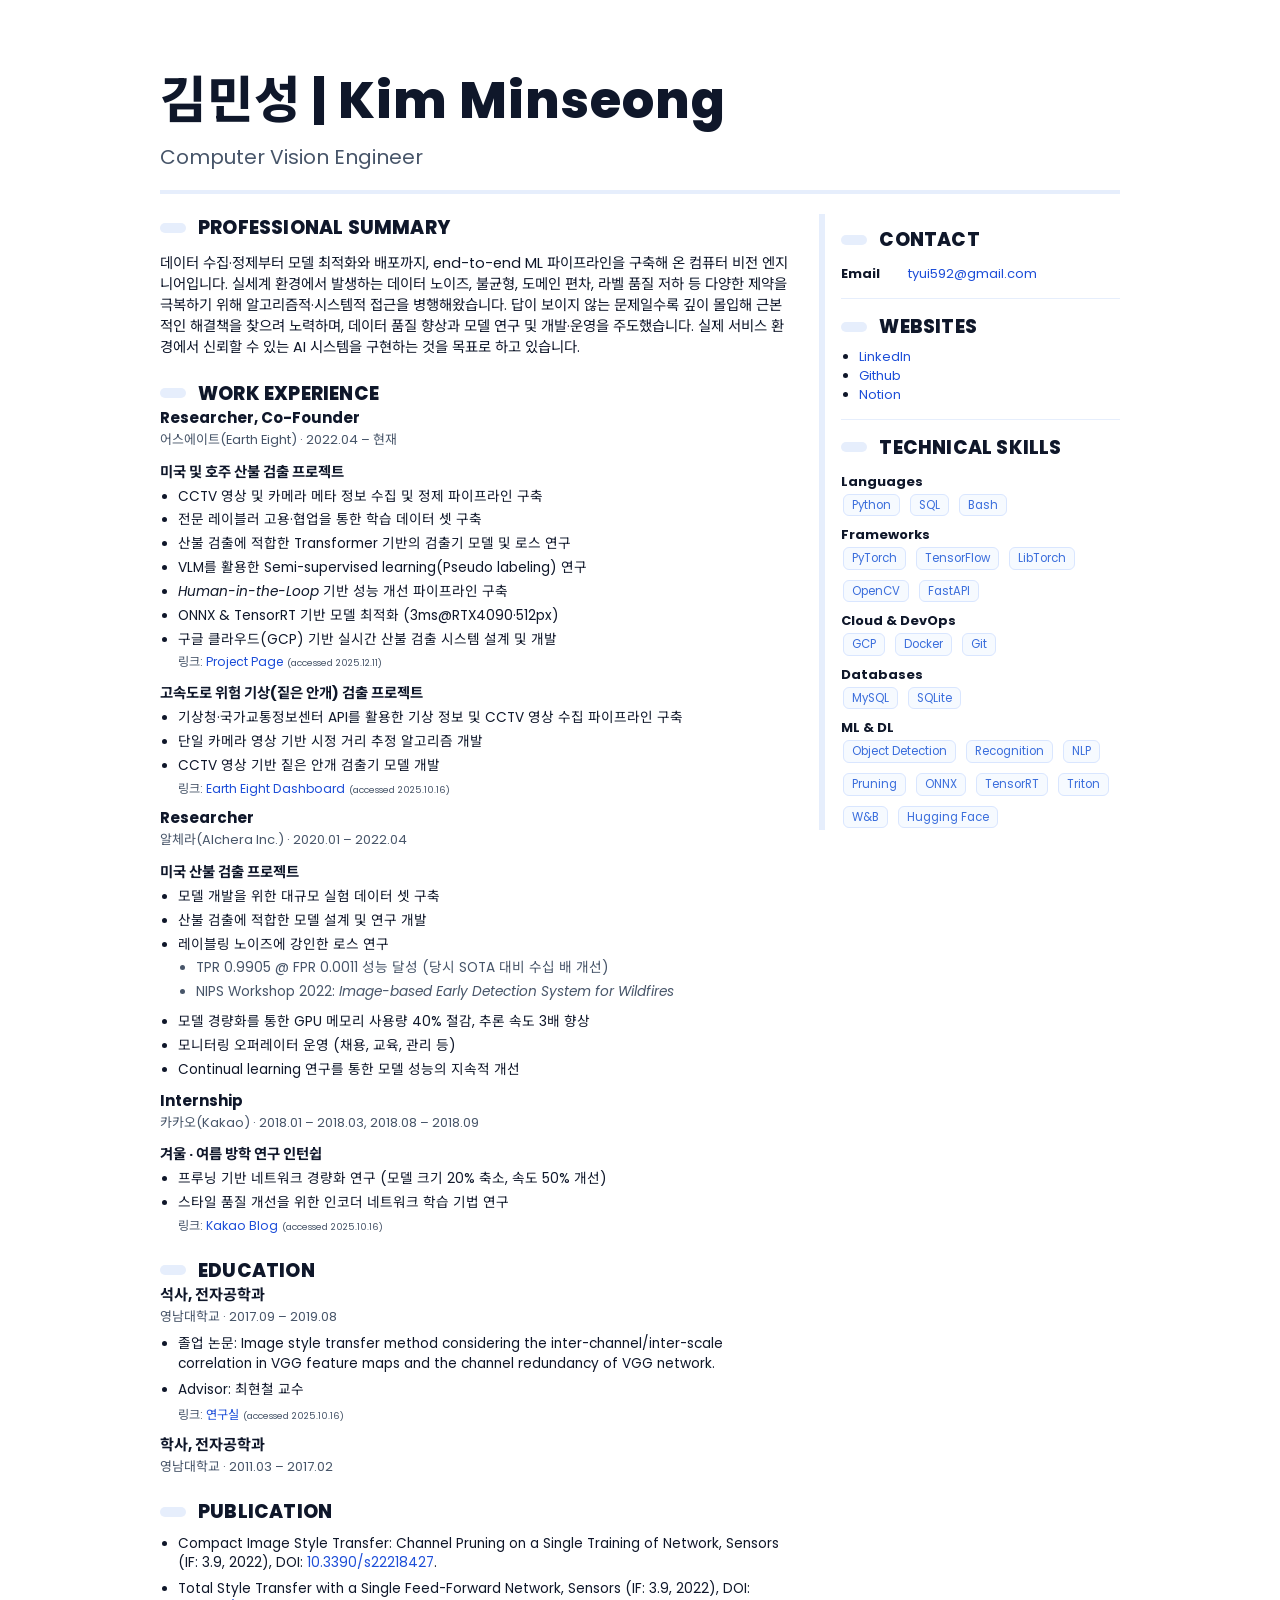
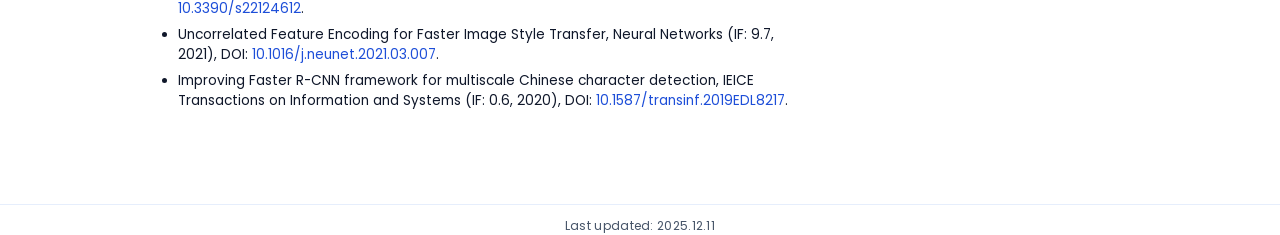
<file: resume.html>
<!doctype html>
<html lang="ko">
<head>
  <meta charset="utf-8" />
  <meta name="viewport" content="width=device-width,initial-scale=1" />
  <title>Resume | Minseong Kim</title>

  <!-- ✅ Google Fonts: 영문(Poppins) + 한글(Noto Sans KR) -->
  <link rel="preconnect" href="https://fonts.googleapis.com">
  <link href="https://fonts.googleapis.com/css2?family=Poppins:wght@300;400;600;700&family=Noto+Sans+KR:wght@300;400;500;700&display=swap" rel="stylesheet">

  <!-- ✅ 외부 CSS 연결 -->
  <link rel="stylesheet" href="style.css">
</head>
<body>
  <div class="page">
    <!-- ===============================
         HEADER: 이름 / 직무 / 상단 구분선
         =============================== -->
    <header>
      <div>
        <div class="name">김민성 | Kim Minseong</div>
        <div class="role">Computer Vision Engineer</div>
      </div>
    </header>

    <!-- ===============================
         메인 레이아웃 (2단 구조)
         왼쪽: main, 오른쪽: aside
         =============================== -->
    <div class="grid">
      <!-- LEFT COLUMN: 메인 콘텐츠 -->
      <main>
        <!-- -------- Summary -------- -->
        <section>
          <div class="sec-title"><span>PROFESSIONAL SUMMARY</span></div>
          <div class="block">
            데이터 수집·정제부터 모델 최적화와 배포까지, end-to-end ML 파이프라인을 구축해 온 컴퓨터 비전 엔지니어입니다.
            실세계 환경에서 발생하는 데이터 노이즈, 불균형, 도메인 편차, 라벨 품질 저하 등 다양한 제약을 극복하기 위해 알고리즘적·시스템적 접근을 병행해왔습니다.
            답이 보이지 않는 문제일수록 깊이 몰입해 근본적인 해결책을 찾으려 노력하며, 데이터 품질 향상과 모델 연구 및 개발·운영을 주도했습니다.
            실제 서비스 환경에서 신뢰할 수 있는 AI 시스템을 구현하는 것을 목표로 하고 있습니다.
          </div>
        </section>

        <!-- -------- Work EXPERIENCE -------- -->
        <section>
          <div class="sec-title"><span>WORK EXPERIENCE</span></div>

          <!-- 어스에이트 -->
          <div class="item">
            <div class="job-title">Researcher, Co-Founder</div>
            <div class="company-dates">
              어스에이트(Earth Eight) · 2022.04 – 현재
            </div>

            <!-- 프로젝트 단위로 구분 -->
            <div class="project">
              <div class="project-title">미국 및 호주 산불 검출 프로젝트</div>
              <ul class="bullets">
                <li>CCTV 영상 및 카메라 메타 정보 수집 및 정제 파이프라인 구축</li>
                <li>전문 레이블러 고용·협업을 통한 학습 데이터 셋 구축</li>
                <li>산불 검출에 적합한 Transformer 기반의 검출기 모델 및 로스 연구</li>
                <li>VLM를 활용한 Semi-supervised learning(Pseudo labeling) 연구</li>
                <li><em>Human-in-the-Loop</em> 기반 성능 개선 파이프라인 구축</li>
                <li>ONNX & TensorRT 기반 모델 최적화 (3ms@RTX4090·512px)</li>
                <li>구글 클라우드(GCP) 기반 실시간 산불 검출 시스템 설계 및 개발</li>
                <div class="small">링크: <a href="https://tyui592.github.io/projects/wildfire" target="_blank">Project Page</a><span class="access-date">(accessed 2025.12.11)</span></div>
              </ul>
            </div>
            <!-- 프로젝트 단위로 구분 -->
            <div class="project">
              <div class="project-title">고속도로 위험 기상(짙은 안개) 검출 프로젝트</div>
              <ul class="bullets">
                <li>기상청·국가교통정보센터 API를 활용한 기상 정보 및 CCTV 영상 수집 파이프라인 구축</li>
                <li>단일 카메라 영상 기반 시정 거리 추정 알고리즘 개발</li>
                <li>CCTV 영상 기반 짙은 안개 검출기 모델 개발</li>
                <div class="small">링크: <a href="https://www.eartheight.com/service/EE_Dashboard_demo.html" target="_blank">Earth Eight Dashboard</a><span class="access-date">(accessed 2025.10.16)</span></div>
              </ul>
            </div>
          </div>

          <!-- 알체라 -->
          <div class="item">
            <div class="job-title">Researcher</div>
            <div class="company-dates">알체라(Alchera Inc.) · 2020.01 – 2022.04</div>
            <div class="project">
              <div class="project-title">미국 산불 검출 프로젝트</div>
              <ul class="bullets">
                <li>모델 개발을 위한 대규모 실험 데이터 셋 구축</li>
                <li>산불 검출에 적합한 모델 설계 및 연구 개발</li>
                <li>레이블링 노이즈에 강인한 로스 연구</li>
                <ul class="sub-bullets">
                  <li>TPR 0.9905 @ FPR 0.0011 성능 달성 (당시 SOTA 대비 수십 배 개선)</li>
                  <li>NIPS Workshop 2022: <em>Image-based Early Detection System for Wildfires</em></li>
                </ul>
                <li>모델 경량화를 통한 GPU 메모리 사용량 40% 절감, 추론 속도 3배 향상</li>
                <li>모니터링 오퍼레이터 운영 (채용, 교육, 관리 등)</li>
                <li>Continual learning 연구를 통한 모델 성능의 지속적 개선</li>
              </ul>
            </div>
          </div>

          <!-- 카카오 인턴 -->
          <div class="item">
            <div class="job-title">Internship</div>
            <div class="company-dates">카카오(Kakao) · 2018.01 – 2018.03, 2018.08 – 2018.09</div>
            <div class="project">
            <div class="project-title">겨울 · 여름 방학 연구 인턴쉽</div>
              <ul class="bullets">
                <li>프루닝 기반 네트워크 경량화 연구 (모델 크기 20% 축소, 속도 50% 개선)</li>
                <li>스타일 품질 개선을 위한 인코더 네트워크 학습 기법 연구</li>
                <div class="small">링크: <a href="https://kakaoenterprise.github.io/papers/uncorrelated-feature-encoding-for-faster-image-style-transfer" target="_blank">Kakao Blog</a><span class="access-date">(accessed 2025.10.16)</span></div>
              </ul>
            </div>
          </div>
        </section>

        <!-- -------- Education -------- -->
        <section>
          <div class="sec-title"><span>EDUCATION</span></div>
          <div class="item">
            <div class="job-title">석사, 전자공학과</div>
            <div class="company-dates">영남대학교 · 2017.09 – 2019.08</div>
            <ul class="bullets">
              <li>졸업 논문: Image style transfer method considering the inter-channel/inter-scale correlation in VGG feature maps and the channel redundancy of VGG network.</li>
              <li>Advisor: 최현철 교수</li>
              <div class="small">링크: <a href="https://pogary.yu.ac.kr/members.html" target="_blank">연구실</a><span class="access-date">(accessed 2025.10.16)</span></div>
            </ul>
          </div>
          <div class="item">
            <div class="job-title">학사, 전자공학과</div>
            <div class="company-dates">영남대학교 · 2011.03 – 2017.02</div>
          </div>
        </section>

        <!-- -------- Publication -------- -->
        <section>
          <div class="sec-title"><span>PUBLICATION</span></div>
          <ul class="bullets">
            <li>Compact Image Style Transfer: Channel Pruning on a Single Training of Network, Sensors (IF: 3.9, 2022), DOI:
              <a href="https://doi.org/10.3390/s22218427" target="_blank"> 10.3390/s22218427</a>.
            </li>

            <li>Total Style Transfer with a Single Feed-Forward Network, Sensors (IF: 3.9, 2022), DOI:
              <a href="https://doi.org/10.3390/s22124612" target="_blank"> 10.3390/s22124612</a>.
            </li>

            <li>Uncorrelated Feature Encoding for Faster Image Style Transfer, Neural Networks (IF: 9.7, 2021), DOI:
              <a href="https://doi.org/10.1016/j.neunet.2021.03.007" target="_blank"> 10.1016/j.neunet.2021.03.007</a>.
            </li>

            <li>Improving Faster R-CNN framework for multiscale Chinese character detection, IEICE Transactions on Information and Systems (IF: 0.6, 2020), DOI:
              <a href="https://doi.org/10.1587/transinf.2019EDL8217" target="_blank"> 10.1587/transinf.2019EDL8217</a>.
            </li>
          </ul>
        </section>
      </main>

      <!-- RIGHT COLUMN: 사이드바 -->
      <aside>
        <section class="card">
          <div class="sec-title"><span>CONTACT</span></div>
          <div class="block">
            <div class="kv"><b>Email</b> <a href="mailto:tyui592@gmail.com">tyui592@gmail.com</a></div>
          </div>
          <div class="soft"></div>

          <div class="sec-title"><span>WEBSITES</span></div>
          <ul class="list-dot">
            <li><a href="https://linkedin.com/in/tyui592" target="_blank">LinkedIn</a></li>
            <li><a href="https://github.com/tyui592" target="_blank">Github</a></li>
            <li><a href="https://minssi.notion.site/158c08e0c94d807689d0e776eac453d6" target="_blank">Notion</a></li>
          </ul>
          <div class="soft"></div>

          <div class="sec-title"><span>TECHNICAL SKILLS</span></div>
          <div class="block">
            <div><b>Languages</b></div>
            <div class="skill-cols">
              <span class="tag">Python</span>
              <span class="tag">SQL</span>
              <span class="tag">Bash</span>
            </div>

            <div style="height:8px"></div>
            <div><b>Frameworks</b></div>
            <div class="skill-cols">
              <span class="tag">PyTorch</span>
              <span class="tag">TensorFlow</span>
              <span class="tag">LibTorch</span>
              <span class="tag">OpenCV</span>
              <span class="tag">FastAPI</span>
            </div>

            <div style="height:8px"></div>
            <div><b>Cloud & DevOps</b></div>
            <div class="skill-cols">
              <span class="tag">GCP</span>
              <span class="tag">Docker</span>
              <span class="tag">Git</span>
            </div>

            <div style="height:8px"></div>
            <div><b>Databases</b></div>
            <div class="skill-cols">
              <span class="tag">MySQL</span>
              <span class="tag">SQLite</span>
            </div>

            <div style="height:8px"></div>
            <div><b>ML & DL</b></div>
            <div class="skill-cols">
              <span class="tag">Object Detection</span>
              <span class="tag">Recognition</span>
              <span class="tag">NLP</span>
              <span class="tag">Pruning</span>
              <span class="tag">ONNX</span>
              <span class="tag">TensorRT</span>
              <span class="tag">Triton</span>
              <span class="tag">W&B</span>
              <span class="tag">Hugging Face</span>
            </div>

          </div>
        </section>
      </aside>
    </div>
  </div>
</body>

<footer class="footer">
  <div class="update-date">
    Last updated: 2025.12.11
  </div>
</footer>
</html>
</file>
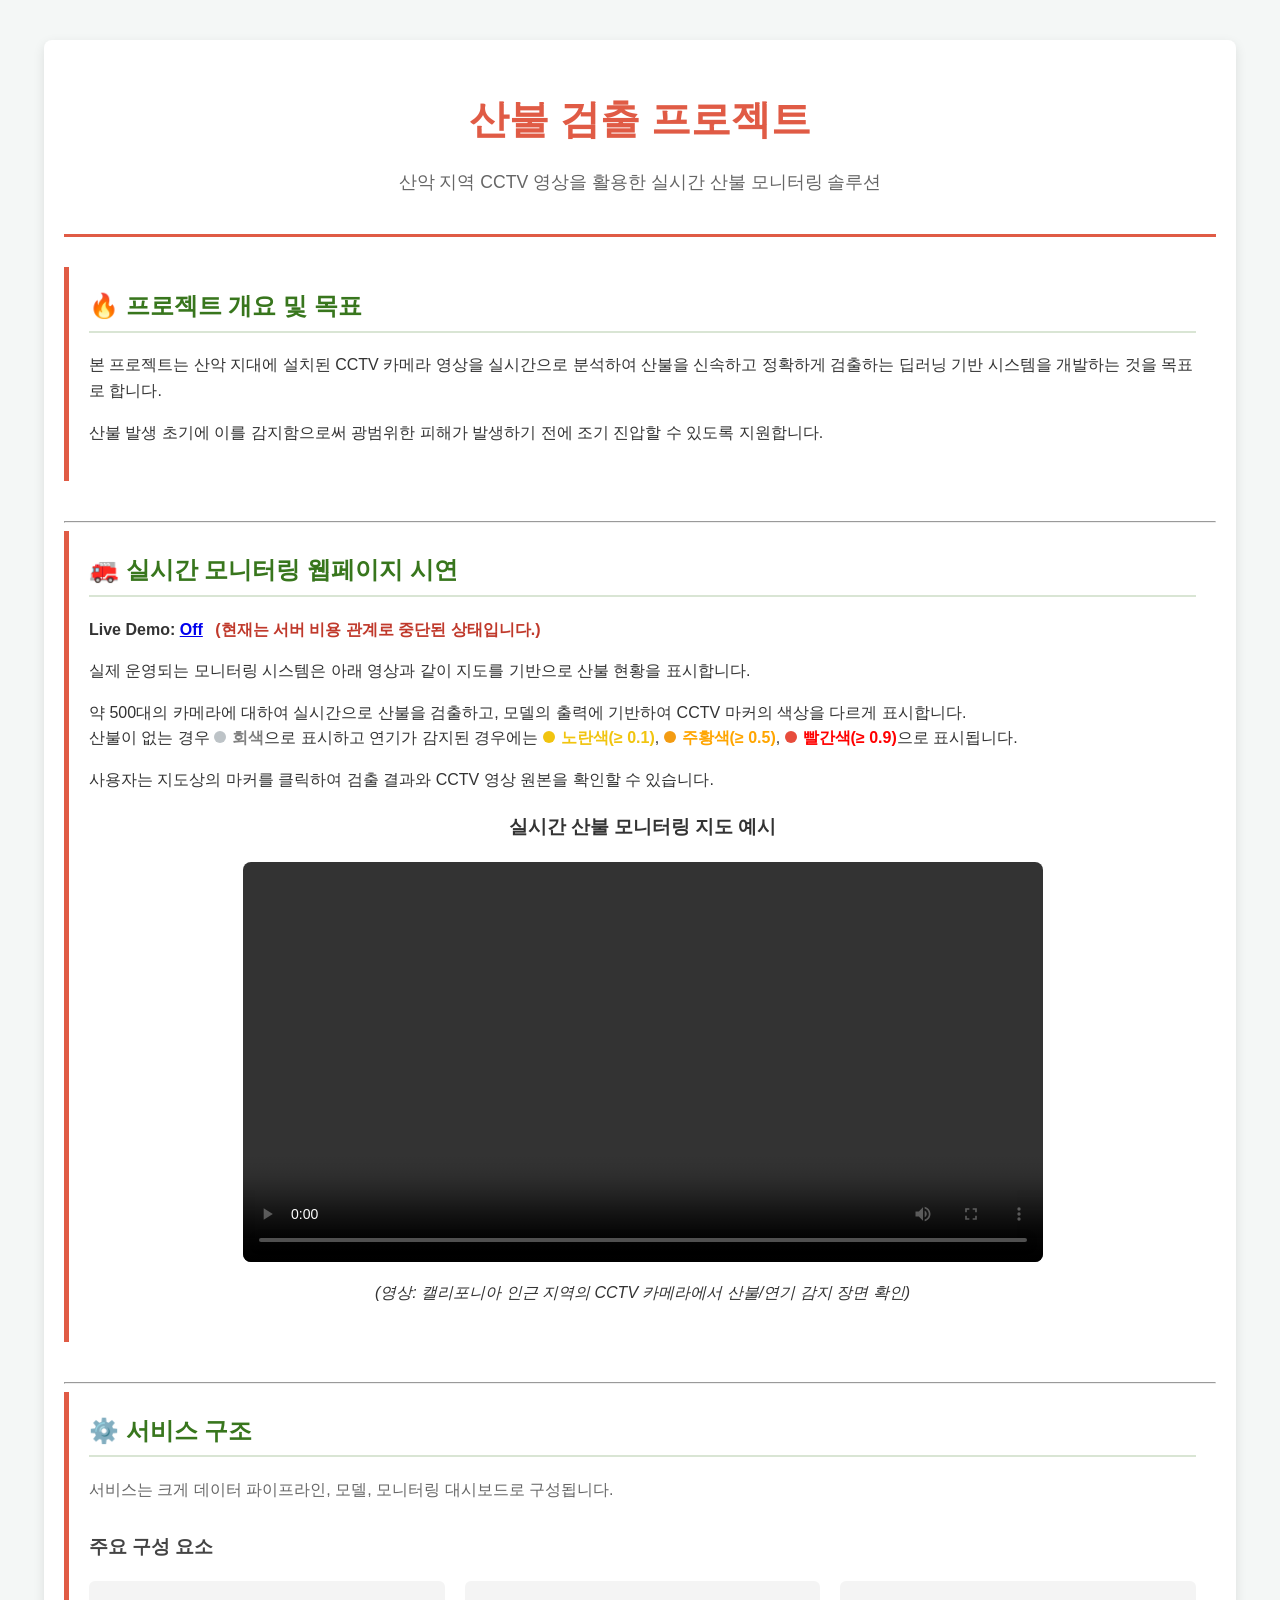
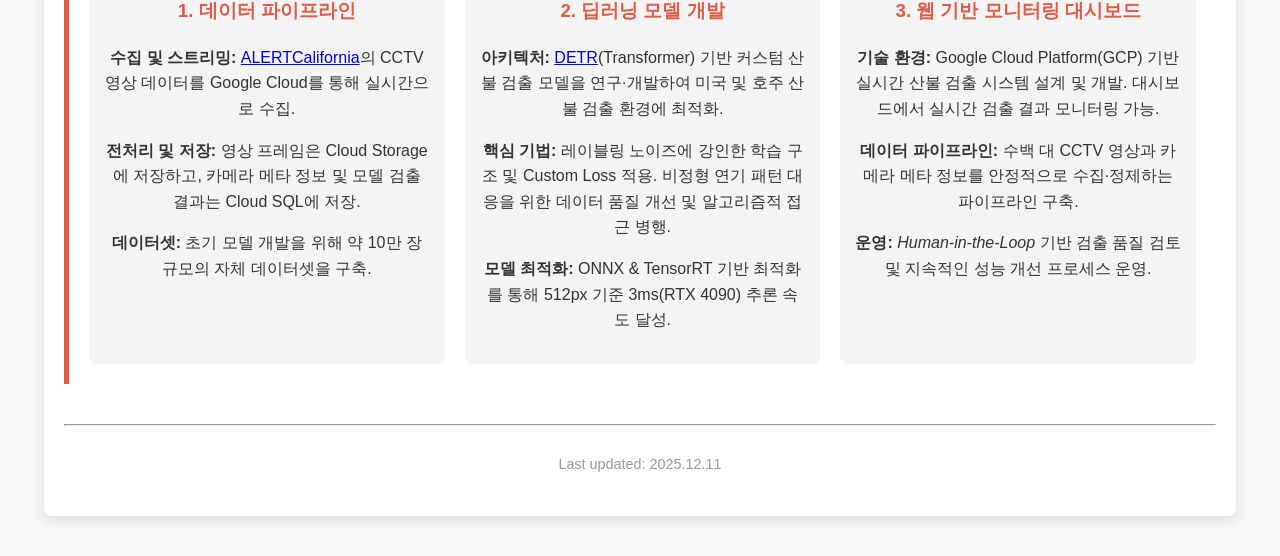
<file: projects/wildfire.html>
<!DOCTYPE html>
<html lang="ko">
<head>
    <meta charset="UTF-8">
    <meta name="viewport" content="width=device-width, initial-scale=1.0">
    <title>Wildfire Detection</title>
    <style>
        body {
            font-family: 'Malgun Gothic', 'Apple SD Gothic Neo', sans-serif;
            line-height: 1.6;
            margin: 0;
            padding: 0;
            background-color: #f4f7f6;
            color: #333;
        }
        .container {
            width: 90%;
            max-width: 1200px;
            margin: 40px auto;
            padding: 20px;
            background-color: #fff;
            box-shadow: 0 4px 12px rgba(0, 0, 0, 0.1);
            border-radius: 8px;
        }
        header {
            text-align: center;
            padding-bottom: 20px;
            border-bottom: 3px solid #e05b45;
            margin-bottom: 30px;
        }
        header h1 {
            color: #e05b45;
            font-size: 2.5em;
            margin-bottom: 10px;
        }
        header p {
            color: #666;
            font-size: 1.1em;
        }
        section {
            margin-bottom: 40px;
            padding: 20px;
            background-color: #fff;
            border-left: 5px solid #e05b45;
            border-radius: 0 5px 5px 0;
        }
        h2 {
            color: #38761d;
            border-bottom: 2px solid #38761d30;
            padding-bottom: 5px;
            margin-top: 0;
        }
        .model-table-container {
            overflow-x: auto;
        }
        .model-table {
            width: 100%;
            border-collapse: collapse;
            margin-top: 15px;
            font-size: 0.9em;
        }
        .model-table th, .model-table td {
            border: 1px solid #ddd;
            padding: 10px 8px;
            text-align: center;
        }
        .model-table th {
            background-color: #38761d;
            color: white;
            font-weight: bold;
        }
        .model-table tr:nth-child(even) {
            background-color: #f9f9f9;
        }
        .highlight {
            background-color: #fff2cc;
            font-weight: bold;
        }
        .project-details {
            display: flex;
            gap: 20px;
            flex-wrap: wrap;
            justify-content: space-around;
        }
        .detail-box {
            flex: 1;
            min-width: 280px;
            padding: 15px;
            background-color: #f4f4f4;
            border-radius: 6px;
            text-align: center;
        }
        .detail-box h3 {
            color: #e05b45;
            margin-top: 0;
        }
        .video-demo {
            text-align: center;
            margin-top: 20px;
        }
        .video-placeholder {
            width: 100%;
            max-width: 800px;
            height: 450px; /* 16:9 ratio for video */
            background-color: #333;
            color: white;
            display: flex;
            align-items: center;
            justify-content: center;
            margin: 0 auto;
            border-radius: 8px;
            font-size: 1.2em;
        }
        .dot {
            display: inline-block;
            width: 12px;
            height: 12px;
            border-radius: 50%;
            margin-right: 6px;
        }
        .high { background-color: #e74c3c; }   /* 빨강 */
        .mid { background-color: #f39c12; }    /* 주황 */
        .low { background-color: #f1c40f; }    /* 노랑 */
        .very-low { background-color: #bdc3c7; } /* 회색 */     

        /* 추가 섹션 스타일 */
        .single-detail-box {
            width: 100%;
            margin-top: 20px;
        }

        /* 기술 스택 스타일 */
        .tech-stack {
            display: flex;
            flex-wrap: wrap;
            gap: 15px;
            padding: 15px 0;
            border-top: 1px solid #eee;
            border-bottom: 1px solid #eee;
            margin-bottom: 30px;
        }
        .tech-item {
            background-color: #f7f7f7;
            color: #444;
            padding: 8px 12px;
            border-radius: 4px;
            font-size: 14px;
            font-weight: bold;
            border: 1px solid #ddd;
        }
        .tech-item i {
            margin-right: 5px;
            color: #e05b45;
        }
    </style>
</head>
<body>
    <div class="container">
        <header>
            <h1>산불 검출 프로젝트</h1>
            <p>산악 지역 CCTV 영상을 활용한 실시간 산불 모니터링 솔루션</p>
        </header>

        <section>
            <h2>🔥 프로젝트 개요 및 목표</h2>
            <p>본 프로젝트는 산악 지대에 설치된 CCTV 카메라 영상을 실시간으로 분석하여 산불을 신속하고 정확하게 검출하는 딥러닝 기반 시스템을 개발하는 것을 목표로 합니다.</p>
            <p>산불 발생 초기에 이를 감지함으로써 광범위한 피해가 발생하기 전에 조기 진압할 수 있도록 지원합니다.</p>
        </section>
        
        <hr>
        <section>
            <h2>🚒 실시간 모니터링 웹페이지 시연</h2>
            <p>
                <strong>Live Demo:</strong>
                <a href="https://literate-midge-yearly.ngrok-free.app/" target="_blank" rel="noopener"><strong>Off</strong></a>
                <span style="color: #c0392b; font-weight: 600; margin-left: 8px;">
                    (현재는 서버 비용 관계로 중단된 상태입니다.)
                </span>
                <!-- <span style="color: #475569; font-size: small;">
                    (accessed 2025.12.11)
                </span> -->
            </p>
            <p>실제 운영되는 모니터링 시스템은 아래 영상과 같이 지도를 기반으로 산불 현황을 표시합니다.</p>
            <p>약 500대의 카메라에 대하여 실시간으로 산불을 검출하고, 모델의 출력에 기반하여 CCTV 마커의 색상을 다르게 표시합니다.<br>산불이 없는 경우 <span class="dot very-low"></span><span style="color: gray; font-weight:bold;">회색</span>으로 표시하고 연기가 감지된 경우에는 <span class="dot low"></span><span style="color: #f1c40f; font-weight:bold;">노란색(&ge; 0.1)</span>, <span class="dot mid"></span><span style="color: orange; font-weight:bold;">주황색(&ge; 0.5)</span>, <span class="dot high"></span><span style="color: red; font-weight:bold;">빨간색(&ge; 0.9)</span>으로 표시됩니다.</p>
            <p>사용자는 지도상의 마커를 클릭하여 검출 결과와 CCTV 영상 원본을 확인할 수 있습니다.</p>
            
            
            <div class="video-demo">
                <h3>실시간 산불 모니터링 지도 예시</h3>
                <div class="video-demo">
                    <video controls width="80%" preload="auto" style="max-width:800px; border-radius:8px;">
                        <source src="https://github.com/tyui592/tyui592.github.io/releases/download/v0.0/wildfire_demo_video.mp4" type="video/mp4">
                    </video>
                </div>
                <p style="margin-top: 10px; font-style: italic;">(영상: 캘리포니아 인근 지역의 CCTV 카메라에서 산불/연기 감지 장면 확인)</p>
            </div>
        </section>
        
        <hr>
        <section>
            <h2>⚙️ 서비스 구조</h2>
            <p style="margin-bottom: 25px; color: #666;">서비스는 크게 데이터 파이프라인, 모델, 모니터링 대시보드로 구성됩니다.</p>

            <h3 style="color: #444; margin-top: 30px;">주요 구성 요소</h3>
            <div class="project-details">
                <div class="detail-box">
                    <h3>1. 데이터 파이프라인</h3>
                    <p><strong>수집 및 스트리밍:</strong> <a href="https://alertcalifornia.org/" target="_blank" rel="noopener">ALERTCalifornia</a>의 CCTV 영상 데이터를 Google Cloud를 통해 실시간으로 수집.</p>
                    <p><strong>전처리 및 저장:</strong> 영상 프레임은 Cloud Storage에 저장하고, 카메라 메타 정보 및 모델 검출 결과는 Cloud SQL에 저장.</p>
                    <p><strong>데이터셋:</strong> 초기 모델 개발을 위해 약 10만 장 규모의 자체 데이터셋을 구축.</p>
                </div>
                <div class="detail-box">
                    <h3>2. 딥러닝 모델 개발</h3>
                    <p><strong>아키텍처:</strong> <a href="https://github.com/tyui592/DETR" target="_blank" rel="noopener">DETR</a>(Transformer) 기반 커스텀 산불 검출 모델을 연구·개발하여 미국 및 호주 산불 검출 환경에 최적화.</p>
                    <p><strong>핵심 기법:</strong> 레이블링 노이즈에 강인한 학습 구조 및 Custom Loss 적용. 비정형 연기 패턴 대응을 위한 데이터 품질 개선 및 알고리즘적 접근 병행.</p>
                    <p><strong>모델 최적화:</strong> ONNX & TensorRT 기반 최적화를 통해 512px 기준 3ms(RTX 4090) 추론 속도 달성.</p>
                </div>
                <div class="detail-box">
                    <h3>3. 웹 기반 모니터링 대시보드</h3>
                    <p><strong>기술 환경:</strong> Google Cloud Platform(GCP) 기반 실시간 산불 검출 시스템 설계 및 개발. 대시보드에서 실시간 검출 결과 모니터링 가능.</p>
                    <p><strong>데이터 파이프라인:</strong> 수백 대 CCTV 영상과 카메라 메타 정보를 안정적으로 수집·정제하는 파이프라인 구축.</p>
                    <p><strong>운영:</strong> <em>Human-in-the-Loop</em> 기반 검출 품질 검토 및 지속적인 성능 개선 프로세스 운영.</p>
                </div>                
            </div>
        </section>
        <hr>
        
        <footer style="text-align: center; padding: 5px; color: #999; font-size: 0.9em;">
            <p>Last updated: 2025.12.11</p>
        </footer>
    </div>
</body>
</html>
</file>
<file: style.css>
/* =======================================
   Resume CSS Stylesheet
   Author: Minseong Kim
   Description: Layout, Typography, Color System
   ======================================= */

/* ---------- 전역 색상 변수 ---------- */
:root {
  --ink: #0f172a;     /* 본문 글자 색 */
  --muted: #475569;   /* 보조 글자 색 */
  --brand: #5ba7ff;   /* 포인트 컬러 */
  --bar: #e6eefc;     /* 구분선 / 섹션 바 */
  --paper: #ffffff;   /* 배경색 */
}

/* ---------- 전역 폰트 및 비율 ---------- */
html {
  font-size: 90%; /* 기본 16px → 약 14.4px */
}
body {
  font-family: "Poppins", "Noto Sans KR", system-ui, -apple-system, Segoe UI, Roboto, Arial,
    "Apple SD Gothic Neo", "맑은 고딕", sans-serif;
  background: var(--paper);
  color: var(--ink);
  line-height: 1.45;
  margin: 0;
}

/* ---------- 페이지 전체 래퍼 ---------- */
.page {
  max-width: 960px;
  margin: 32px auto;
  padding: 32px;
  background: #fff;
}

/* 인쇄(PDF) 모드용 설정 */
@media print {
  @page { size: A4; margin: 12mm; }
  .page { max-width: none; margin: 0; padding: 0; }
  html { font-size: 85%; } /* PDF 인쇄 시 살짝 축소 */
}

/* ---------- 헤더 (이름, 직무) ---------- */
header {
  display: flex;
  align-items: flex-end;
  justify-content: space-between;
  border-bottom: 4px solid var(--bar);
  padding-bottom: 18px;
  margin-bottom: 20px;
}
.name {
  font-size: 3.5rem;
  font-weight: 800;
  letter-spacing: 1px;
}
.role {
  font-size: 1.4rem;
  color: var(--muted);
  margin-top: 6px;
}

/* header navigation */
.site-header {
  border-bottom: 3px solid #e6eefc;
  padding: 16px 0;
  margin-bottom: 32px;
}

.nav {
  display: flex;
  gap: 32px;                /* 항목 간 간격 */
  align-items: center;
  font-size: 1.1rem;        /* 기본 14px → 약 17~18px 정도 */
  font-weight: 600;         /* 굵게 */
  letter-spacing: 0.3px;
}

.nav a {
  color: #1d4ed8;           /* 더 강한 파란색 */
  text-decoration: none;
  transition: color 0.2s ease, border-bottom 0.2s ease;
  padding-bottom: 4px;
  border-bottom: 2px solid transparent;
}

.nav a:hover {
  color: #0f172a;
  border-bottom: 2px solid #5ba7ff;
}

/* ---------- 2단 레이아웃 ---------- */
.grid {
  display: grid;
  grid-template-columns: 2.1fr 1fr;
  gap: 28px;
}
@media (max-width: 900px) {
  .grid { grid-template-columns: 1fr; }
}

/* ---------- 섹션 기본 ---------- */
section { margin-bottom: 22px; }
.sec-title {
  display: flex;
  align-items: center;
  gap: 12px;
  font-weight: 800;
  letter-spacing: 0.2px;
}
.sec-title span { font-size: 1.3rem; }
.sec-title:before {
  content: "";
  display: block;
  width: 26px;
  height: 10px;
  border-radius: 6px;
  background: var(--bar);
}
.block { margin-top: 12px; }

/* ---------- 메인 본문 ---------- */
main { font-size: 1rem; }
main .job-title { font-size: 1.05rem; font-weight: 700; }
main .company-dates { font-size: 0.9rem; color: var(--muted); margin-top: 2px; }
main .bullets { margin: 8px 0 0; padding-left: 18px; }
main .bullets li { margin: 6px 0; font-size: 0.95rem; }
.small { font-size: 0.85rem; color: var(--muted); }

.company-name {
  font-weight: 700;          /* ✅ 볼드 */
  color: var(--brand);       /* ✅ 포인트 색 (파란색 계열) */
}

/* ---------- 링크 스타일 ---------- */
a { color: #1d4ed8; text-decoration: none; }
a:hover { text-decoration: underline; }

/* ---------- 사이드바 ---------- */
aside { font-size: 0.9rem; }
.card {
  border-left: 6px solid var(--bar);
  padding: 12px 0 0 16px;
}
.kv { margin: 4px 0; }
.kv b { display: inline-block; width: 64px; }
.list-dot { list-style: disc; padding-left: 18px; margin: 8px 0; }

/* Tag 스타일 (resume의 skills와 동일한 모양) */
.tag {
  display: inline-block;
  width: auto;
  max-width: fit-content;
  border: 1px solid #d9e6ff;
  color: #3b6edc;
  background: #f6faff;
  border-radius: 6px;
  padding: 2px 8px;
  margin: 2px;
  font-size: 0.8rem;
}
.tag:hover,
.tag:focus {
  background: #e6eef8;
  transform: translateY(-1px);
  text-decoration: none;
  outline: none;
}

/* 태그 리스트 컨테이너(선택) */
.post-tags { display: inline-block; margin-left: 6px; }
a.tag { color: inherit; }

.skill-cols {
  /* display: grid; */
  display: flex;
  flex-wrap: wrap;
  grid-template-columns: 1fr 1fr;
  gap: 6px;
}
.soft { height: 1px; background: var(--bar); margin: 14px 0; }

@media print {
  .skill-cols {
    display: block !important;     /* 인쇄 시 grid 대신 block */
  }
  .skill-cols .tag {
    display: inline-block !important;
    width: auto !important;
    min-width: 0 !important;
    max-width: none !important;
  }
}

/* ===================== Print fixes ===================== */
@media print {
  /* 2단 레이아웃은 유지 */
  .grid{
    display: grid !important;
    grid-template-columns: 2.1fr 1fr !important;
    gap: 24px !important;
  }

  /* 페이지 폭/여백 보정(취향에 맞게 수치 조절 가능) */
  .page{
    max-width: 900px !important;     /* 880~940px 범위 권장 */
    margin: 0 auto !important;
    padding: 24px !important;
  }

  /* ⛔ 큰 컨테이너에는 break-inside: avoid 적용하지 않음 */
  main, aside, section, .grid {
    break-inside: auto !important;
    page-break-inside: auto !important;
  }

  /* ✅ 작은 블록만 잘리지 않게 보호 */
  .item, .card, .sec-title, .block {
    break-inside: avoid !important;
    page-break-inside: avoid !important;
  }

  /* 헤더가 고아(페이지 끝에 타이틀만 남는)되는 것 방지 */
  header { break-after: avoid; page-break-after: avoid; margin-bottom: 10mm; }

  /* 글자/색 보정 (브라우저별 색상 유지) */
  *{
    -webkit-print-color-adjust: exact;
            print-color-adjust: exact;
  }

  /* (선택) 고아/과부줄 방지 */
  p, li { orphans: 3; widows: 3; }
}

/* =====================
   Project subsection styling
   ===================== */
.project {
  margin-top: 12px;
  margin-bottom: 8px;
}

.project-title {
  font-weight: 700;
  /* color: var(--brand); /* 포인트 컬러 */
  font-size: 1rem;
  margin-bottom: 4px;
  /* border-left: 4px solid var(--bar); */
  /* padding-left: 8px; */
}
.project ul {
  margin-top: 4px;
  margin-left: 18px;
  padding-left: 0;
  list-style-type: disc;
}
.project ul li {
  margin: 4px 0;
  font-size: 0.95rem;
}

/* ---- 프로젝트 내 하위 항목(서브 불릿) ---- */
.sub-bullets{
  list-style: circle;          /* 부모보다 약한 원형 불릿 */
  margin: 6px 0 10px 18px;     /* 부모 불릿보다 한 단계 더 들여쓰기 */
  padding-left: 0;
  font-size: 0.92rem;          /* 약간 작게 */
  color: var(--muted);         /* 살짝 옅은 톤 */
}
.sub-bullets li{
  margin: 3px 0;
}

/* 강조 형태(선택) */
.sub-strong{ font-weight: 700; color: var(--ink); }   /* 수치 성과 등 강조 */
.sub-em    { font-style: italic; }                    /* 학회/논문명 등 기울임 */

/* 인쇄 시도 동일하게 유지 */
@media print{
  .sub-bullets{ font-size: 0.9rem; color: #000; }
}

.access-date {
  font-size: 0.65rem;
  color: var(--muted);
  margin-left: 4px;
}

/* =====================
   Footer (Last updated)
   ===================== */
.footer {
  text-align: center;       /* 가운데 정렬 */
  margin-top: 40px;         /* 본문과 간격 */
  padding-top: 12px;
  border-top: 1px solid var(--bar); /* 상단 구분선 */
}

.update-date {
  font-size: 0.85rem;       /* 살짝 작게 */
  color: var(--muted);      /* 보조 텍스트 색상 */
  letter-spacing: 0.3px;
}

.item {
  margin-bottom: 10px;   /* 각 학력/경력 항목 간 일정 간격 확보 */
  /* overflow: auto; */
}

/* ---------- Homepage enhancements ---------- */
.hero {
  margin-bottom: 32px;
}

.hero h1 {
  font-size: 2.2rem;
  margin-bottom: 12px;
}

.hero .accent {
  color: var(--brand);
}

.hero .lead {
  font-size: 1.05rem;
  color: var(--muted);
  max-width: 640px;
}

.hero-actions {
  margin-top: 20px;
  display: flex;
  gap: 12px;
  flex-wrap: wrap;
}

.button {
  display: inline-block;
  padding: 10px 18px;
  border-radius: 999px;
  font-weight: 600;
  background: var(--brand);
  color: #fff;
  transition: transform 0.15s ease, box-shadow 0.15s ease;
}

.button:hover {
  text-decoration: none;
  transform: translateY(-1px);
  box-shadow: 0 6px 18px rgba(91, 167, 255, 0.35);
}

.button.secondary {
  background: transparent;
  color: var(--brand);
  border: 2px solid var(--brand);
}

.latest-posts .post-list p {
  margin: 8px 0 0;
  color: var(--muted);
}

.inline-links {
  list-style: none;
  padding: 0;
  display: flex;
  gap: 18px;
}

.inline-links li {
  margin: 0;
}

.tag.active {
  background: var(--brand);
  color: #fff;
}

/* 본문 구분용 라인 */
.post-line {
  border: none;
  border-top: 1px solid #0f21e369; /* 연한 회색 */
  margin: 16px 0;
}

@media (prefers-color-scheme: dark) {
  .post-line {
    border-top-color: #26599f5b; /* 다크 모드 대비 */
  }
}

/* 2025-10-20, --- Table (lines) --- */
/* === Tables: full grid + 가독성 보정 === */
/* --- Table (lines) --- */
.post table {
  width: 100%;
  border-collapse: collapse;
  margin: 12px 0 20px;
  font-variant-numeric: tabular-nums;
}
.post thead th {
  border-bottom: 2px solid #e5e7eb; /* 헤더 하단 진하게 */
}
.post th, .post td {
  padding: 8px 12px;
  border-bottom: 1px solid #ececec; /* 가로 라인 */
}
.post tbody tr:last-child td {
  border-bottom: 1px solid #e5e7eb; /* 마지막 행 마감선 */
}

/* 필요하면 격자(grid) 스타일을 선택적으로 쓸 수 있게 */
.table-grid th, .table-grid td { border: 1px solid #e5e7eb; }
.table-grid { border: 1px solid #e5e7eb; }


/* About 섹션 들여쓰기 보정 */
.about .block {
  margin-left: 40px;  /* 혹은 padding-left: 16px; */
}
</file>
